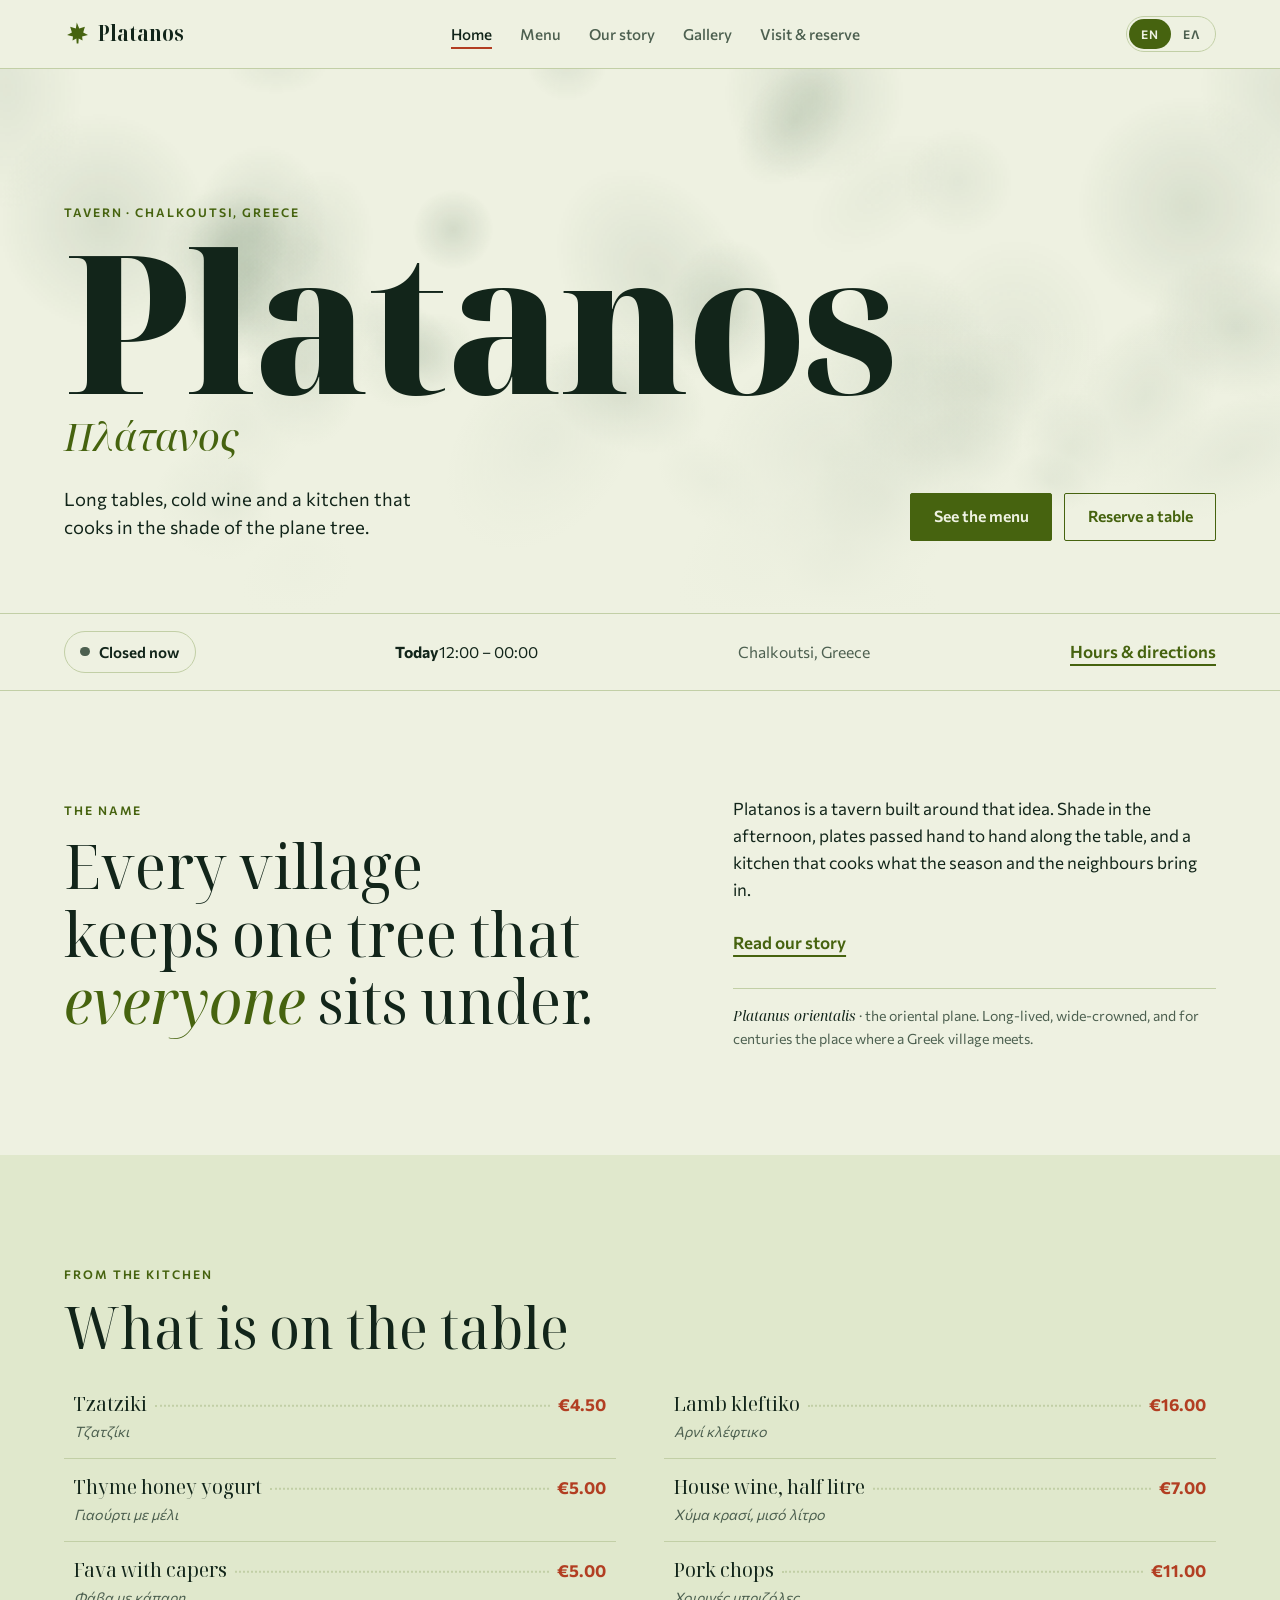
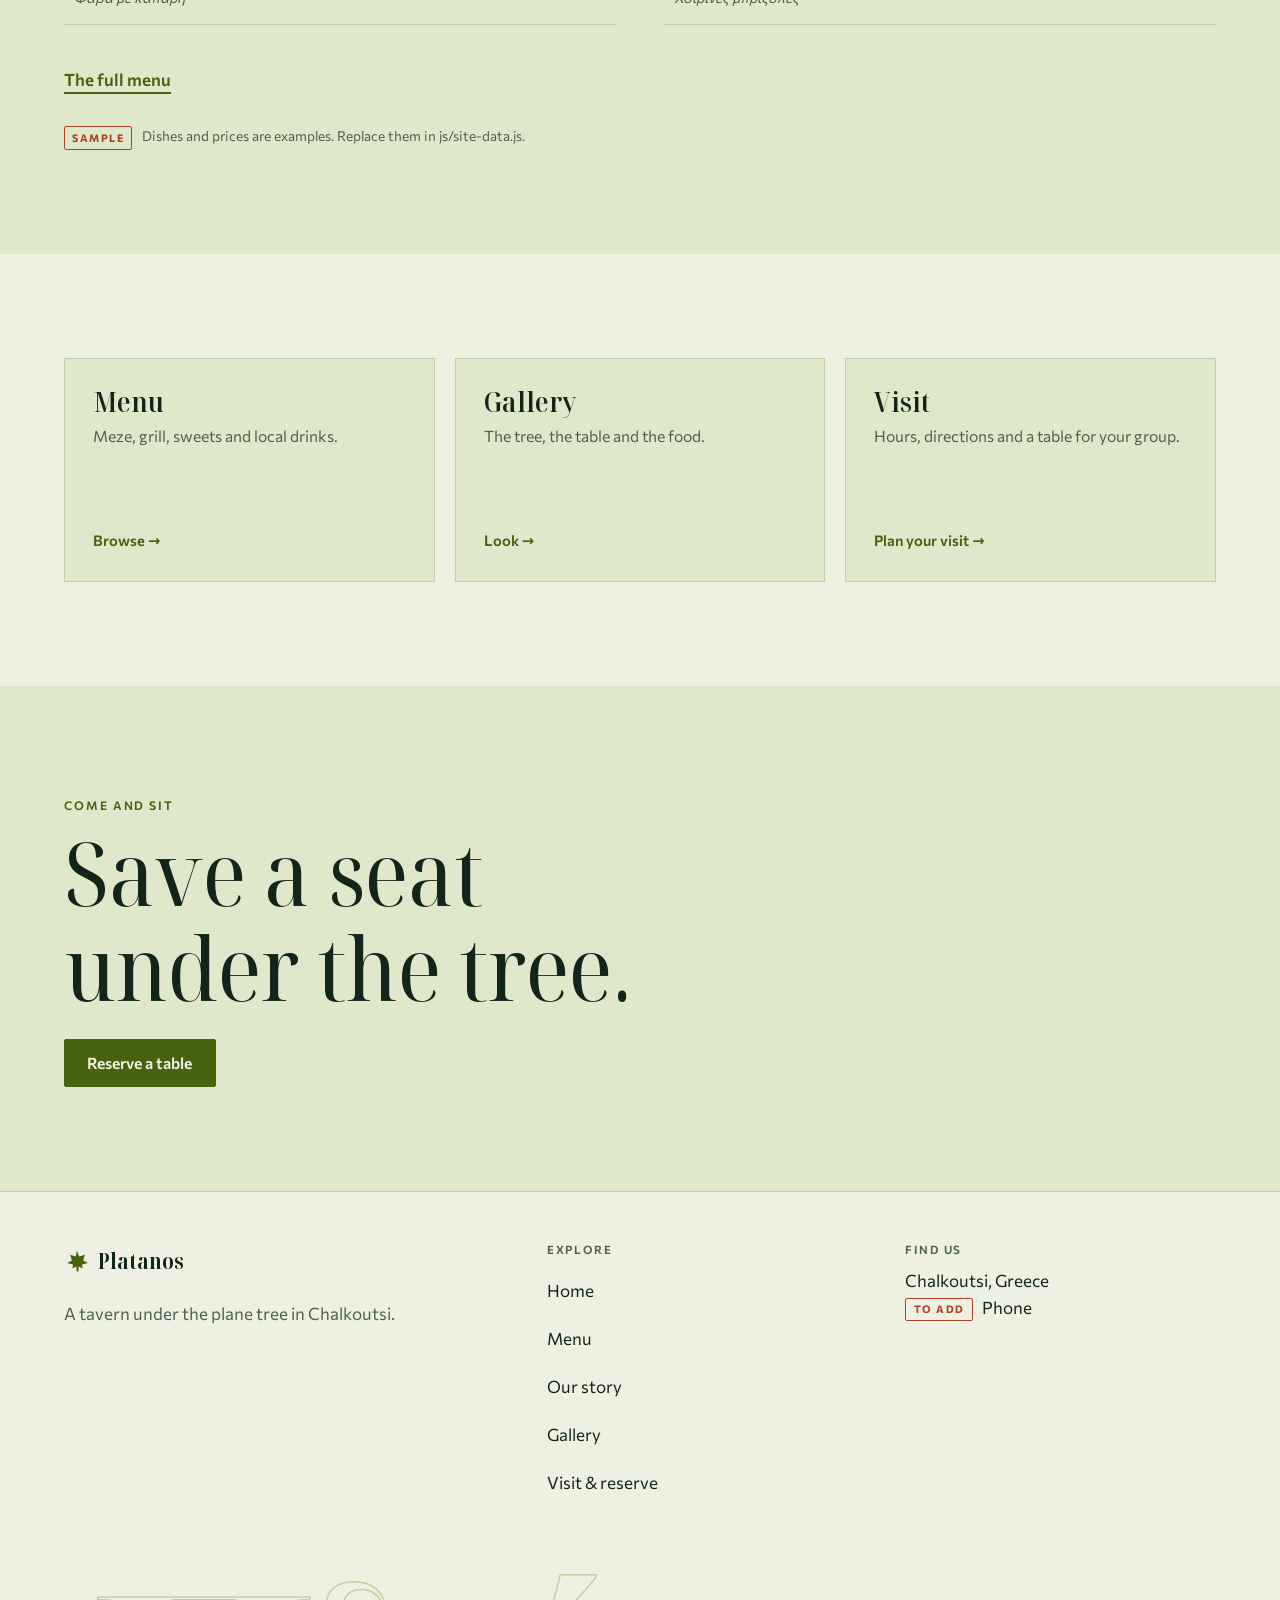
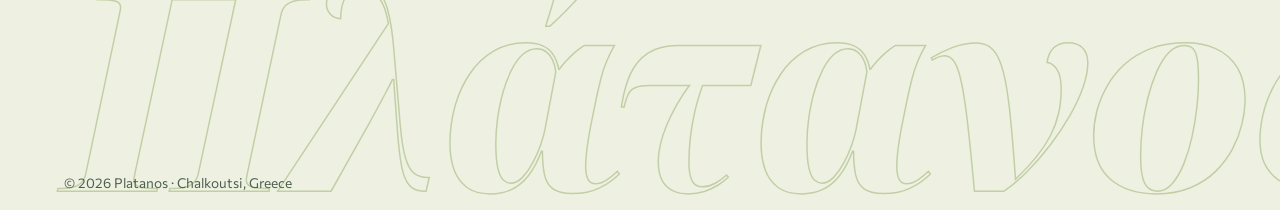
<file: index.html>
<!doctype html>
<html lang="en">
<head>
<meta charset="utf-8">
<meta name="viewport" content="width=device-width, initial-scale=1, viewport-fit=cover">
<title>Platanos Tavern · Chalkoutsi</title>
<meta name="description" content="Platanos, a tavern under the plane tree in Chalkoutsi, Greece.">
<link rel="preconnect" href="https://fonts.googleapis.com">
<link rel="preconnect" href="https://fonts.gstatic.com" crossorigin>
<link rel="stylesheet" href="https://fonts.googleapis.com/css2?family=Noto+Serif+Display:ital,wdth,wght@0,62.5..100,100..900;1,62.5..100,100..900&family=Commissioner:wght@300..800&display=swap">
<link rel="stylesheet" href="css/styles.css">
</head>
<body data-page="home">
<div id="site-header"></div>

<header class="hero hero-home">
  <canvas aria-hidden="true"></canvas>
  <div class="wrap">
    <span class="eyebrow"><span class="en">Tavern · Chalkoutsi, Greece</span><span class="el">Ταβέρνα · Χαλκούτσι</span></span>
    <h1 class="wordmark">Platanos</h1>
    <p class="greek-name" lang="el">Πλάτανος</p>
    <div class="hero-foot">
      <p class="lede"><span class="en">Long tables, cold wine and a kitchen that cooks in the shade of the plane tree.</span><span class="el">Μακριά τραπέζια, κρύο κρασί και μια κουζίνα που μαγειρεύει στη σκιά του πλατάνου.</span></p>
      <div class="btn-row">
        <a class="btn solid" href="menu.html"><span class="en">See the menu</span><span class="el">Δες το μενού</span></a>
        <a class="btn" href="visit.html"><span class="en">Reserve a table</span><span class="el">Κλείσε τραπέζι</span></a>
      </div>
    </div>
  </div>
</header>

<div class="today">
  <div class="wrap">
    <div class="status" data-status></div>
    <div class="today-item" data-today></div>
    <div class="today-item today-place"><span class="en">Chalkoutsi, Greece</span><span class="el">Χαλκούτσι, Ελλάδα</span></div>
    <a class="arrow-link" href="visit.html"><span class="en">Hours &amp; directions</span><span class="el">Ωράριο &amp; οδηγίες</span></a>
  </div>
</div>

<main>
  <section class="section">
    <div class="wrap split">
      <div>
        <span class="eyebrow"><span class="en">The name</span><span class="el">Τ' όνομα</span></span>
        <h2 class="h-display h-section" style="font-size:clamp(2rem,5.2vw,3.9rem)">
          <span class="en">Every village keeps one tree that <em>everyone</em> sits under.</span>
          <span class="el">Κάθε χωριό έχει ένα δέντρο που <em>όλοι</em> κάθονται από κάτω.</span>
        </h2>
      </div>
      <div>
        <p><span class="en">Platanos is a tavern built around that idea. Shade in the afternoon, plates passed hand to hand along the table, and a kitchen that cooks what the season and the neighbours bring in.</span><span class="el">Ο Πλάτανος είναι μια ταβέρνα χτισμένη πάνω σε αυτή την ιδέα. Σκιά το απόγευμα, πιάτα που περνούν από χέρι σε χέρι στο τραπέζι και μια κουζίνα που μαγειρεύει ό,τι φέρνει η εποχή και οι γείτονες.</span></p>
        <p><a class="arrow-link" href="story.html"><span class="en">Read our story</span><span class="el">Διάβασε την ιστορία μας</span></a></p>
        <div class="caption"><i>Platanus orientalis</i> · <span class="en">the oriental plane. Long-lived, wide-crowned, and for centuries the place where a Greek village meets.</span><span class="el">ο ανατολικός πλάτανος. Μακρόβιος, με πλατιά κόμη, και για αιώνες το σημείο συνάντησης του ελληνικού χωριού.</span></div>
      </div>
    </div>
  </section>

  <section class="section band">
    <div class="wrap">
      <span class="eyebrow"><span class="en">From the kitchen</span><span class="el">Από την κουζίνα</span></span>
      <h2 class="h-display h-section"><span class="en">What is on the table</span><span class="el">Τι έχει το τραπέζι</span></h2>
      <ul class="dishes" data-menu-teaser></ul>
      <p style="margin-top:2rem"><a class="arrow-link" href="menu.html"><span class="en">The full menu</span><span class="el">Ολόκληρο το μενού</span></a></p>
      <p class="note" data-menu-note></p>
    </div>
  </section>

  <section class="section">
    <div class="wrap">
      <div class="tiles">
        <a class="tile" href="menu.html"><div><h3><span class="en">Menu</span><span class="el">Μενού</span></h3><p><span class="en">Meze, grill, sweets and local drinks.</span><span class="el">Μεζέδες, ψητά, γλυκά και τοπικά ποτά.</span></p></div><span class="go"><span class="en">Browse →</span><span class="el">Δες το →</span></span></a>
        <a class="tile" href="gallery.html"><div><h3><span class="en">Gallery</span><span class="el">Φωτογραφίες</span></h3><p><span class="en">The tree, the table and the food.</span><span class="el">Ο πλάτανος, το τραπέζι και το φαγητό.</span></p></div><span class="go"><span class="en">Look →</span><span class="el">Δες →</span></span></a>
        <a class="tile" href="visit.html"><div><h3><span class="en">Visit</span><span class="el">Επίσκεψη</span></h3><p><span class="en">Hours, directions and a table for your group.</span><span class="el">Ωράριο, οδηγίες και τραπέζι για την παρέα σου.</span></p></div><span class="go"><span class="en">Plan your visit →</span><span class="el">Οργάνωσε την επίσκεψη →</span></span></a>
      </div>
    </div>
  </section>

  <section class="section band">
    <div class="wrap cta-band">
      <span class="eyebrow"><span class="en">Come and sit</span><span class="el">Έλα να καθίσεις</span></span>
      <h2 class="h-display"><span class="en">Save a seat under the tree.</span><span class="el">Κράτα μια θέση κάτω από τον πλάτανο.</span></h2>
      <a class="btn solid" href="visit.html"><span class="en">Reserve a table</span><span class="el">Κλείσε τραπέζι</span></a>
    </div>
  </section>
</main>

<div id="site-footer"></div>
<script src="js/site-data.js"></script>
<script src="js/main.js"></script>
</body>
</html>
</file>
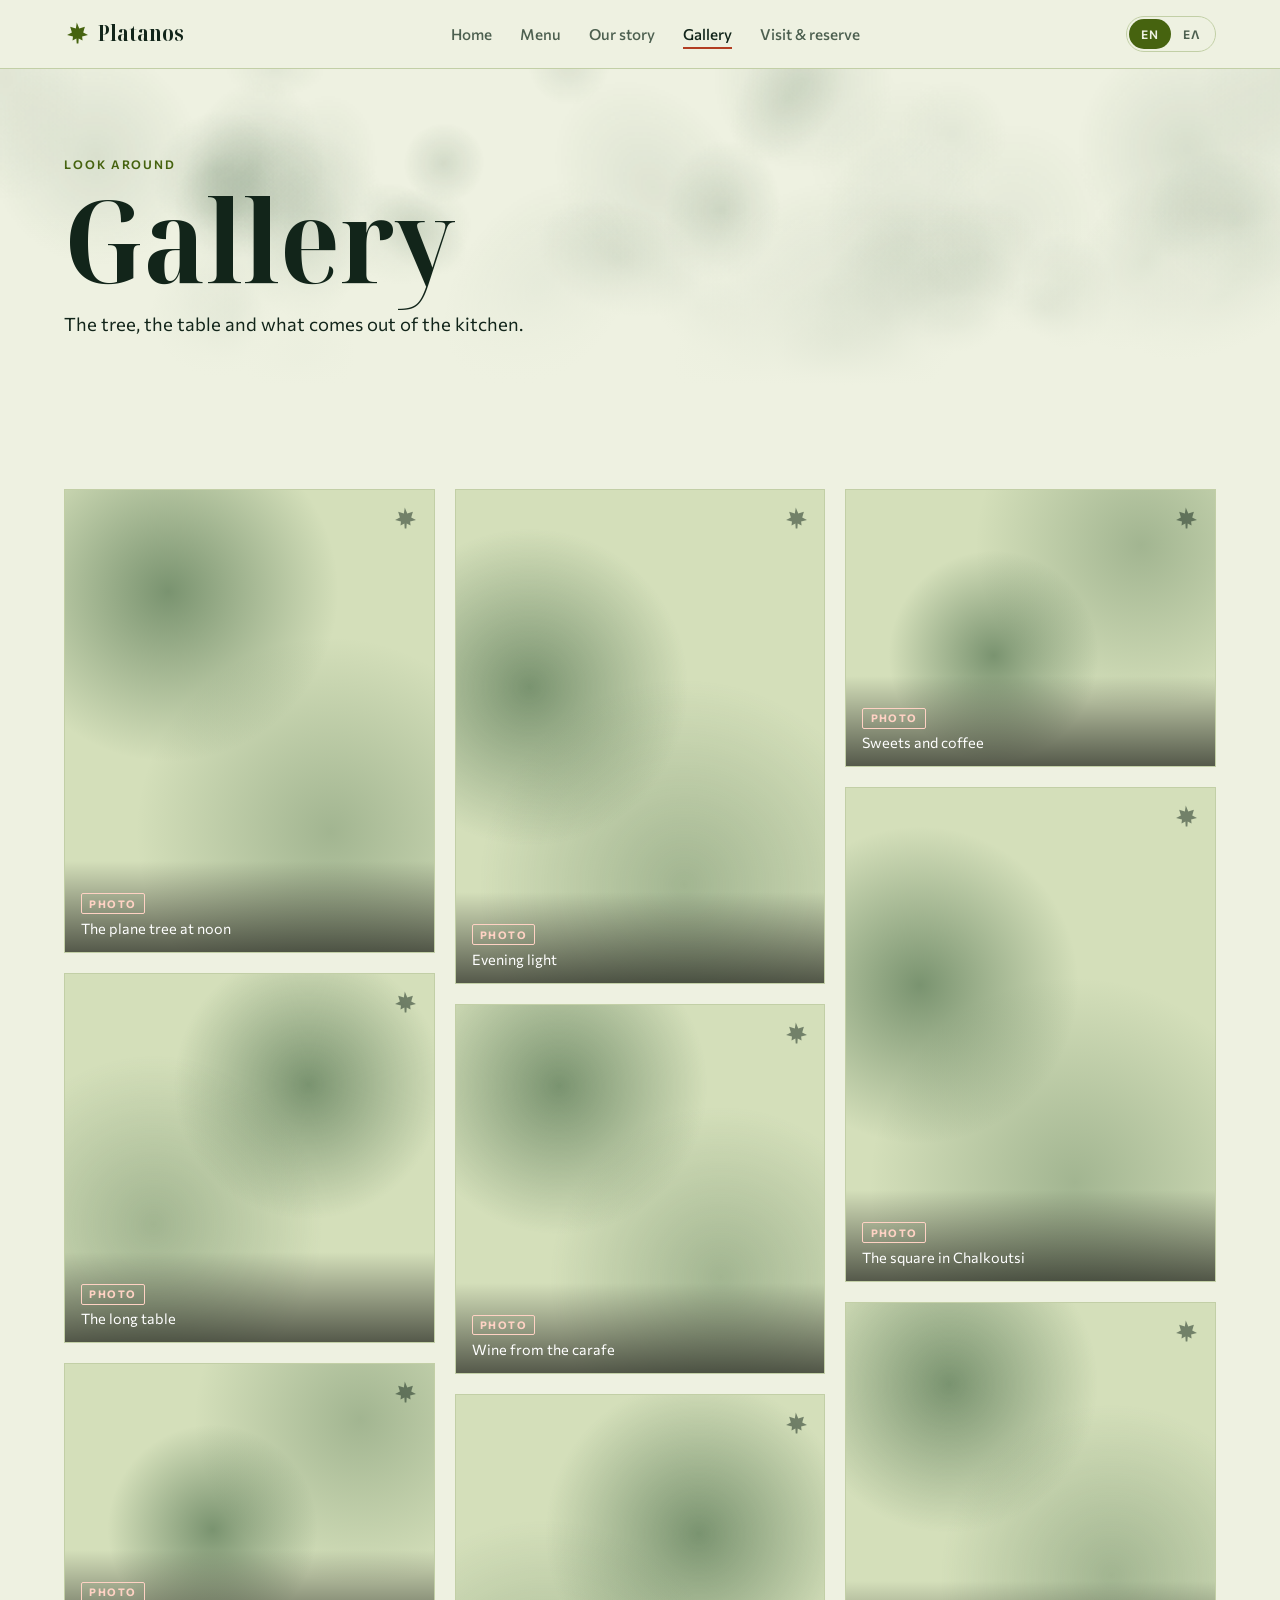
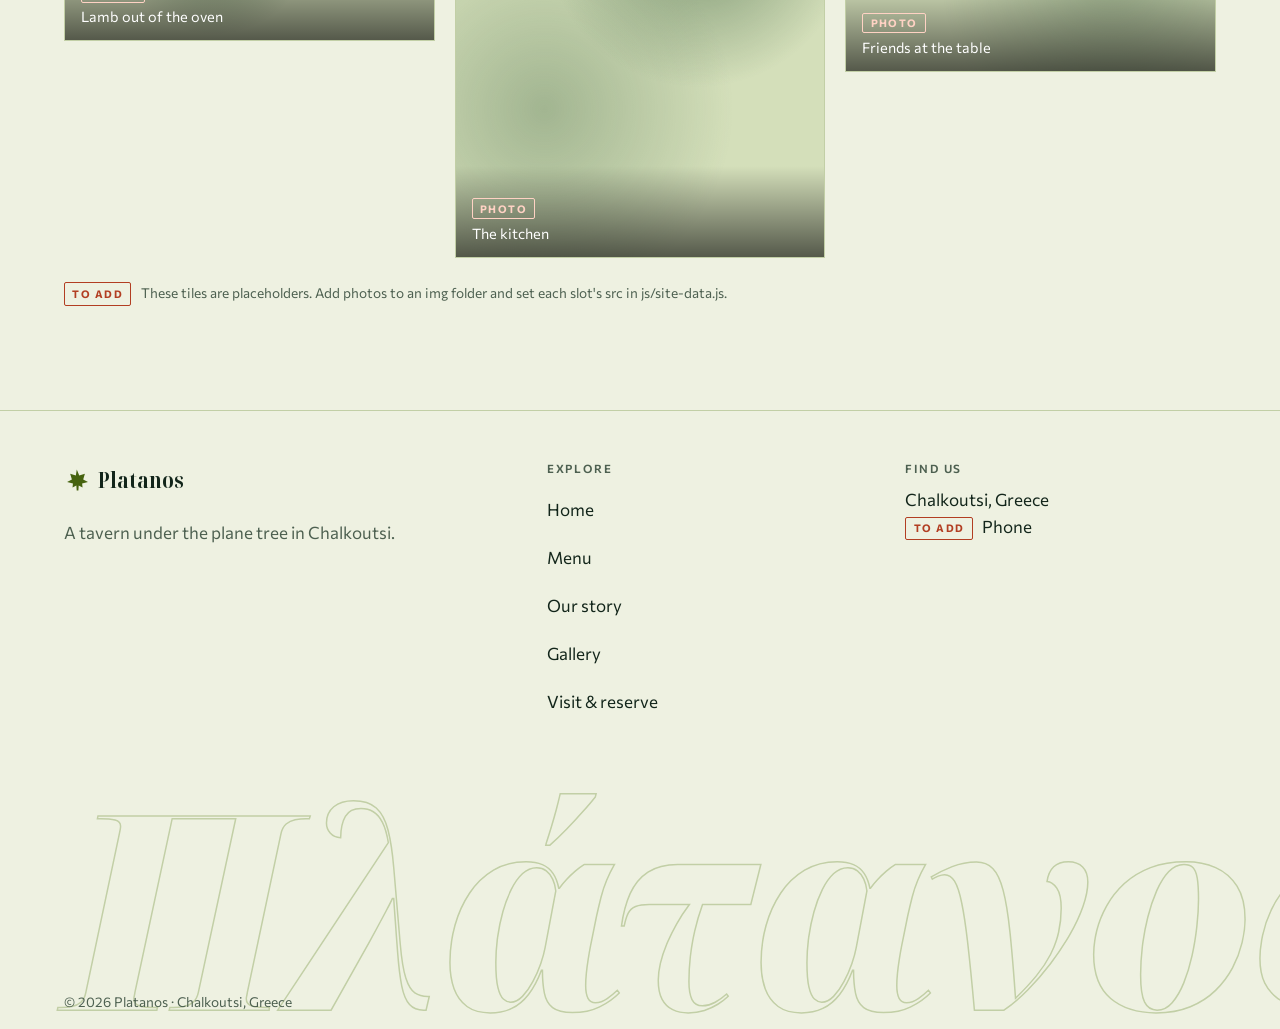
<file: gallery.html>
<!doctype html>
<html lang="en">
<head>
<meta charset="utf-8">
<meta name="viewport" content="width=device-width, initial-scale=1, viewport-fit=cover">
<title>Gallery · Platanos Tavern</title>
<meta name="description" content="Photos of Platanos, a tavern in Chalkoutsi, Greece.">
<link rel="preconnect" href="https://fonts.googleapis.com">
<link rel="preconnect" href="https://fonts.gstatic.com" crossorigin>
<link rel="stylesheet" href="https://fonts.googleapis.com/css2?family=Noto+Serif+Display:ital,wdth,wght@0,62.5..100,100..900;1,62.5..100,100..900&family=Commissioner:wght@300..800&display=swap">
<link rel="stylesheet" href="css/styles.css">
</head>
<body data-page="gallery">
<div id="site-header"></div>

<header class="hero hero-page">
  <canvas aria-hidden="true"></canvas>
  <div class="wrap">
    <span class="eyebrow"><span class="en">Look around</span><span class="el">Ρίξε μια ματιά</span></span>
    <h1><span class="en">Gallery</span><span class="el">Φωτογραφίες</span></h1>
    <p class="lede"><span class="en">The tree, the table and what comes out of the kitchen.</span><span class="el">Ο πλάτανος, το τραπέζι και ό,τι βγαίνει από την κουζίνα.</span></p>
  </div>
</header>

<main class="section">
  <div class="wrap">
    <div class="mosaic" data-gallery></div>
    <p class="note"><span class="todo-tag"><span class="en">To add</span><span class="el">Προς συμπλήρωση</span></span><span class="en">These tiles are placeholders. Add photos to an img folder and set each slot's src in js/site-data.js.</span><span class="el">Αυτά τα πλακίδια είναι προσωρινά. Πρόσθεσε φωτογραφίες σε φάκελο img και όρισε το src κάθε θέσης στο js/site-data.js.</span></p>
  </div>
</main>

<div id="site-footer"></div>
<script src="js/site-data.js"></script>
<script src="js/main.js"></script>
</body>
</html>
</file>
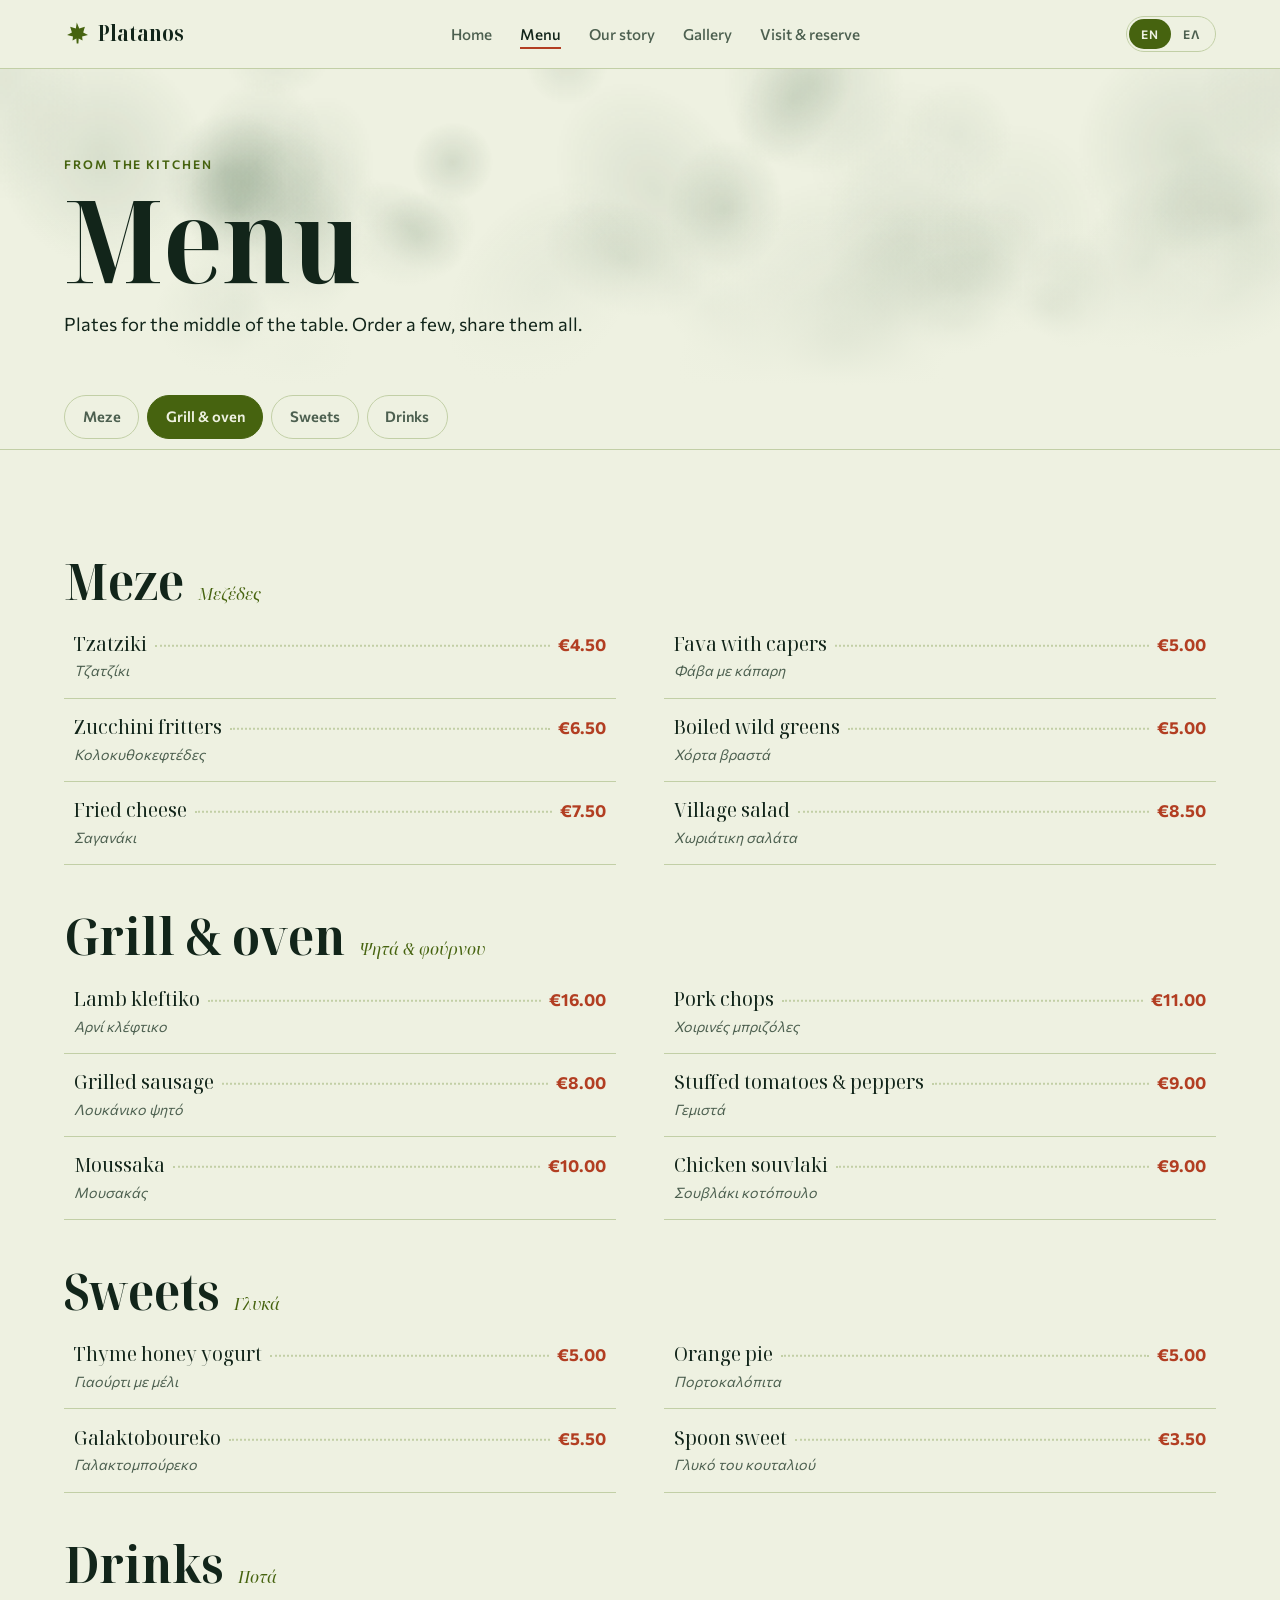
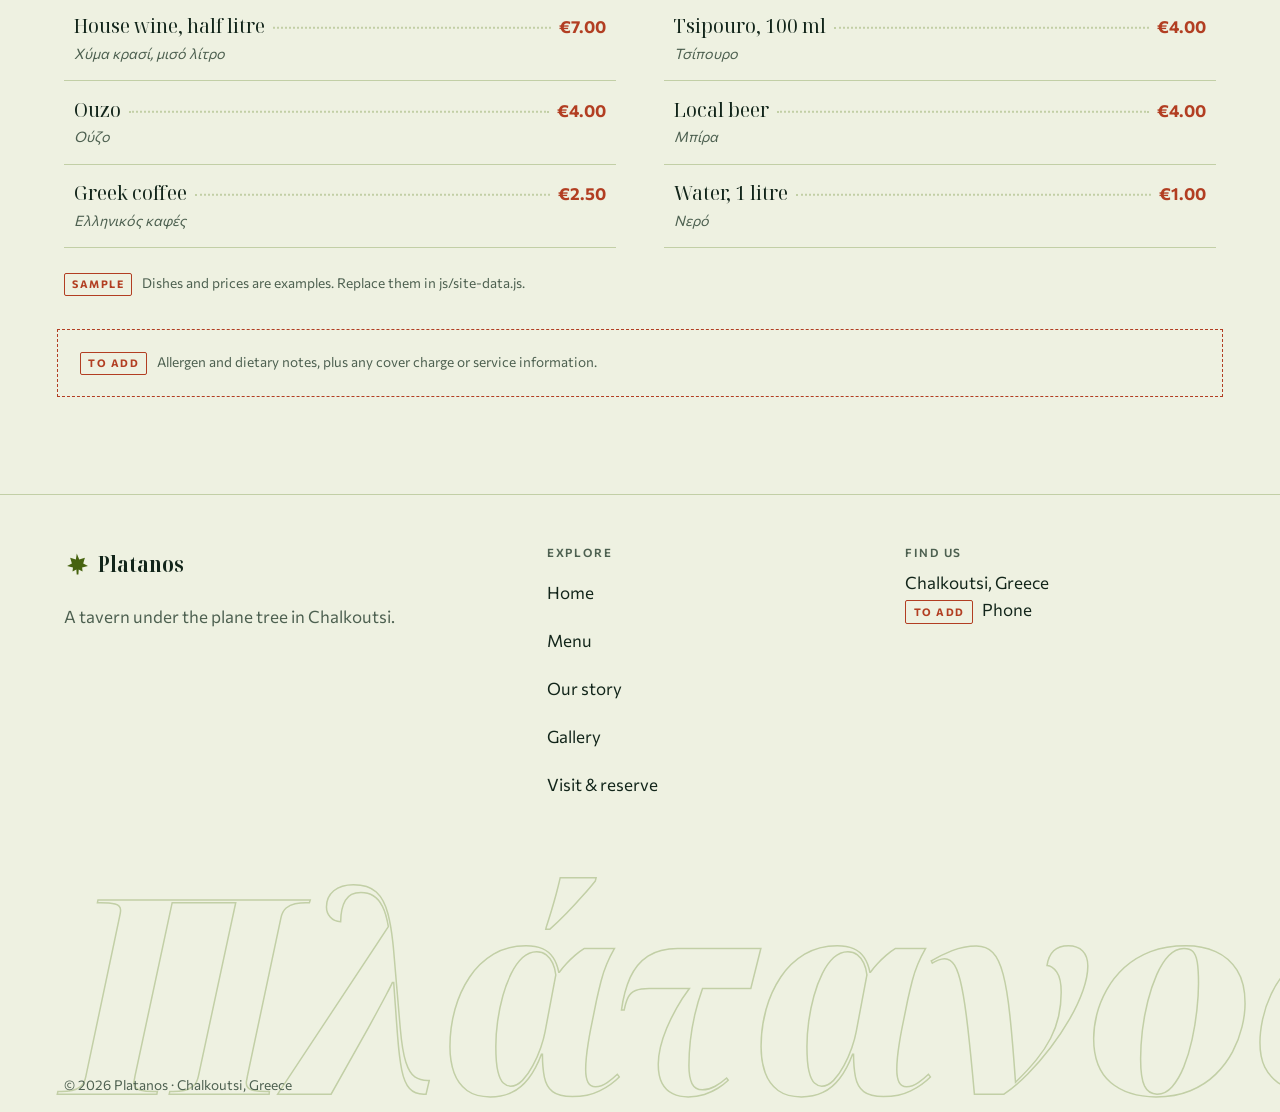
<file: menu.html>
<!doctype html>
<html lang="en">
<head>
<meta charset="utf-8">
<meta name="viewport" content="width=device-width, initial-scale=1, viewport-fit=cover">
<title>Menu · Platanos Tavern</title>
<meta name="description" content="The menu at Platanos, a tavern in Chalkoutsi, Greece.">
<link rel="preconnect" href="https://fonts.googleapis.com">
<link rel="preconnect" href="https://fonts.gstatic.com" crossorigin>
<link rel="stylesheet" href="https://fonts.googleapis.com/css2?family=Noto+Serif+Display:ital,wdth,wght@0,62.5..100,100..900;1,62.5..100,100..900&family=Commissioner:wght@300..800&display=swap">
<link rel="stylesheet" href="css/styles.css">
</head>
<body data-page="menu">
<div id="site-header"></div>

<header class="hero hero-page">
  <canvas aria-hidden="true"></canvas>
  <div class="wrap">
    <span class="eyebrow"><span class="en">From the kitchen</span><span class="el">Από την κουζίνα</span></span>
    <h1><span class="en">Menu</span><span class="el">Μενού</span></h1>
    <p class="lede"><span class="en">Plates for the middle of the table. Order a few, share them all.</span><span class="el">Πιάτα για τη μέση του τραπεζιού. Παράγγειλε μερικά και μοιραστείτε τα.</span></p>
  </div>
</header>

<nav class="chips" aria-label="Menu sections"><div class="wrap" data-chips></div></nav>

<main class="section">
  <div class="wrap">
    <div data-menu-full></div>
    <p class="note" data-menu-note></p>
    <p class="note todo" style="margin-top:2.5rem;padding:.9rem 1rem"><span class="todo-tag"><span class="en">To add</span><span class="el">Προς συμπλήρωση</span></span><span class="en">Allergen and dietary notes, plus any cover charge or service information.</span><span class="el">Σημειώσεις για αλλεργιογόνα και διατροφικές ανάγκες, καθώς και τυχόν κουβέρ ή πληροφορίες εξυπηρέτησης.</span></p>
  </div>
</main>

<div id="site-footer"></div>
<script src="js/site-data.js"></script>
<script src="js/main.js"></script>
</body>
</html>
</file>
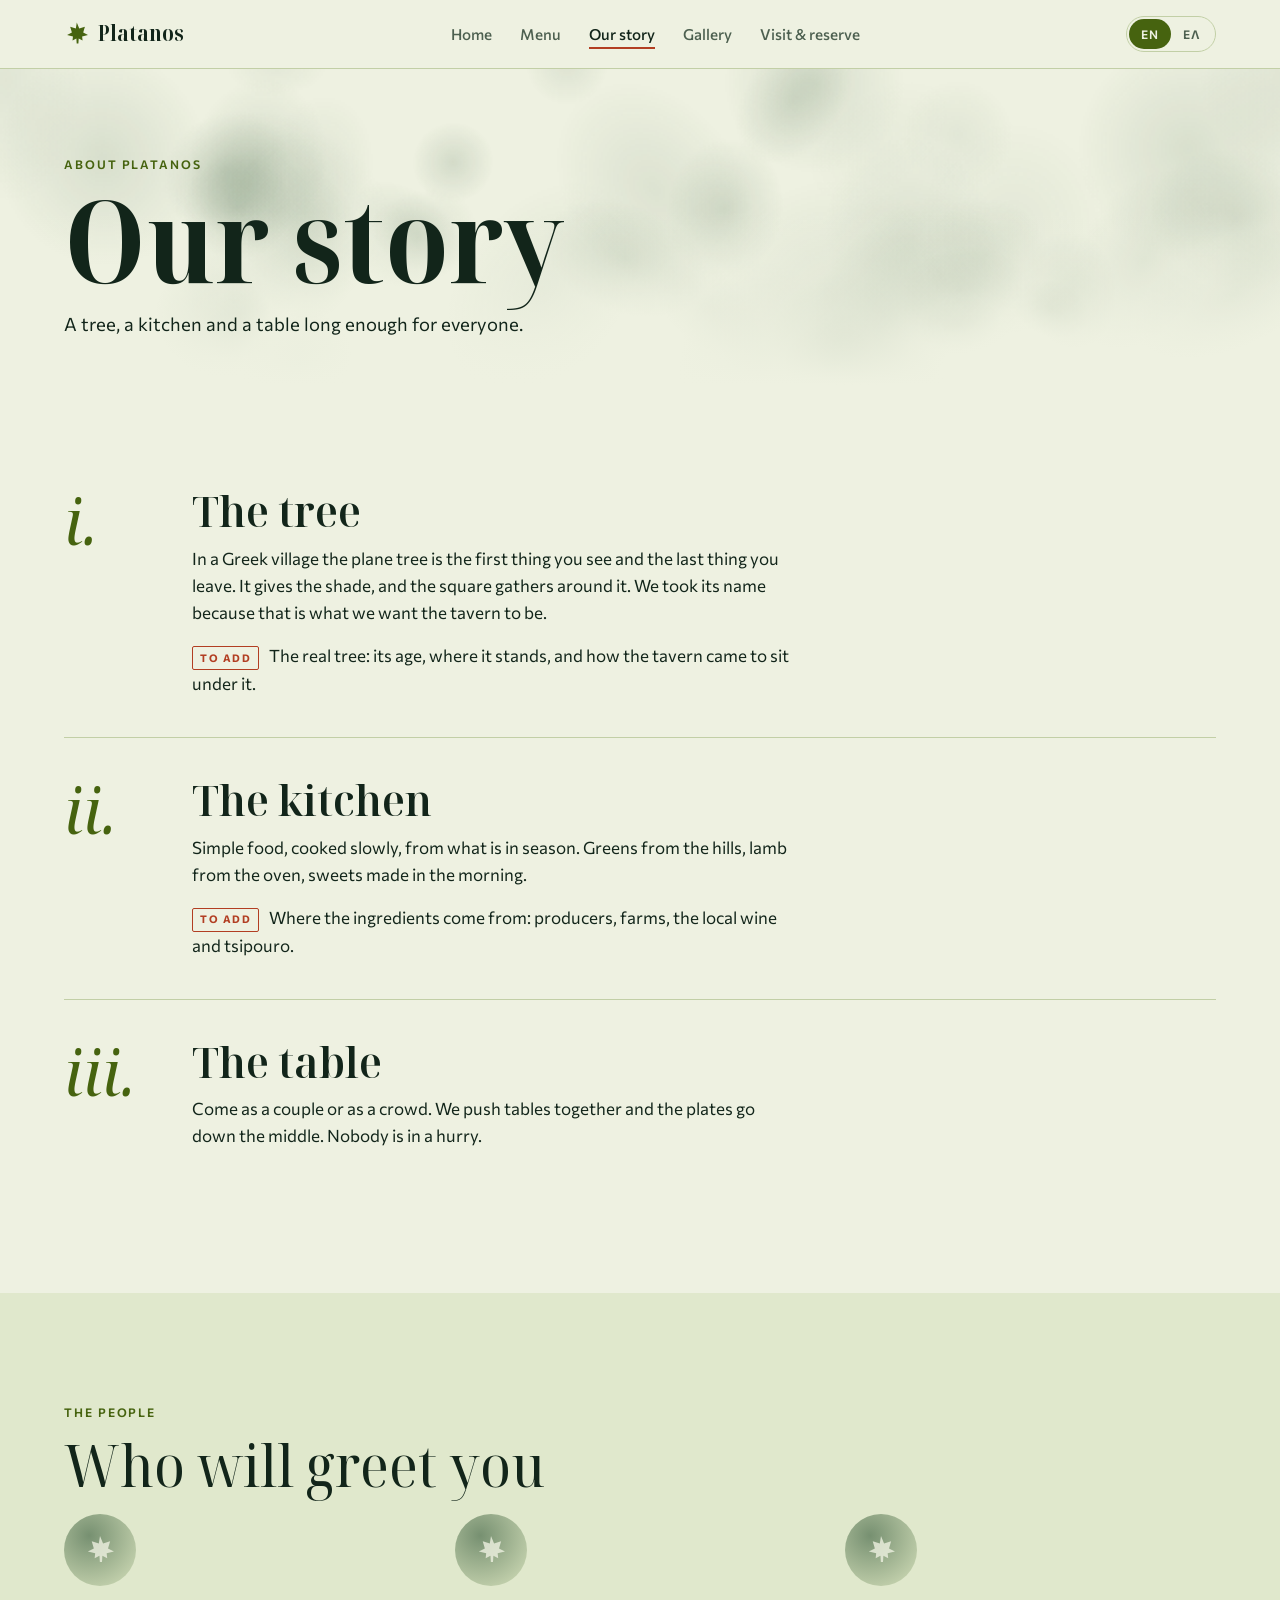
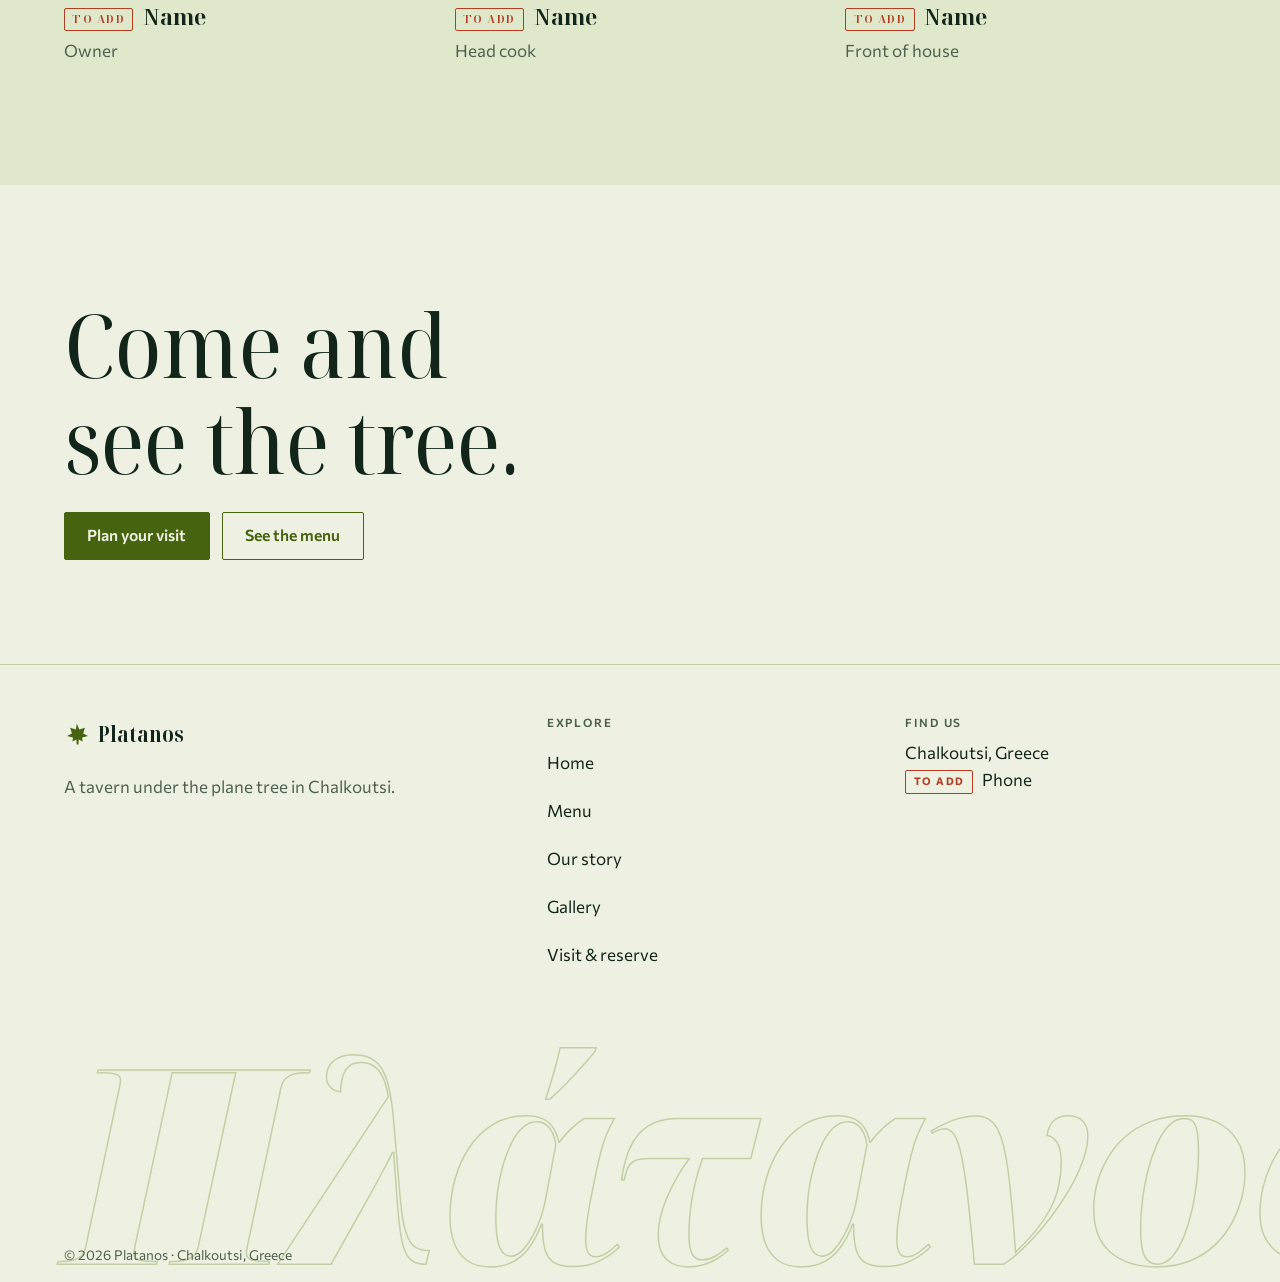
<file: story.html>
<!doctype html>
<html lang="en">
<head>
<meta charset="utf-8">
<meta name="viewport" content="width=device-width, initial-scale=1, viewport-fit=cover">
<title>Our story · Platanos Tavern</title>
<meta name="description" content="The story behind Platanos, a tavern in Chalkoutsi, Greece.">
<link rel="preconnect" href="https://fonts.googleapis.com">
<link rel="preconnect" href="https://fonts.gstatic.com" crossorigin>
<link rel="stylesheet" href="https://fonts.googleapis.com/css2?family=Noto+Serif+Display:ital,wdth,wght@0,62.5..100,100..900;1,62.5..100,100..900&family=Commissioner:wght@300..800&display=swap">
<link rel="stylesheet" href="css/styles.css">
</head>
<body data-page="story">
<div id="site-header"></div>

<header class="hero hero-page">
  <canvas aria-hidden="true"></canvas>
  <div class="wrap">
    <span class="eyebrow"><span class="en">About Platanos</span><span class="el">Για τον Πλάτανο</span></span>
    <h1><span class="en">Our story</span><span class="el">Η ιστορία μας</span></h1>
    <p class="lede"><span class="en">A tree, a kitchen and a table long enough for everyone.</span><span class="el">Ένα δέντρο, μια κουζίνα και ένα τραπέζι αρκετά μακρύ για όλους.</span></p>
  </div>
</header>

<main>
  <section class="section">
    <div class="wrap">
      <div class="chapter" style="border-top:0;padding-top:0">
        <div class="big">i.</div>
        <div>
          <h2><span class="en">The tree</span><span class="el">Ο πλάτανος</span></h2>
          <p><span class="en">In a Greek village the plane tree is the first thing you see and the last thing you leave. It gives the shade, and the square gathers around it. We took its name because that is what we want the tavern to be.</span><span class="el">Στο ελληνικό χωριό ο πλάτανος είναι το πρώτο που βλέπεις και το τελευταίο που αφήνεις. Δίνει τη σκιά και η πλατεία μαζεύεται γύρω του. Πήραμε τ' όνομά του γιατί αυτό θέλουμε να είναι η ταβέρνα.</span></p>
          <p class="todo-note" style="margin-top:1rem"><span class="todo-tag"><span class="en">To add</span><span class="el">Προς συμπλήρωση</span></span><span class="en">The real tree: its age, where it stands, and how the tavern came to sit under it.</span><span class="el">Ο πραγματικός πλάτανος: η ηλικία του, πού βρίσκεται και πώς η ταβέρνα βρέθηκε κάτω από αυτόν.</span></p>
        </div>
      </div>
      <div class="chapter">
        <div class="big">ii.</div>
        <div>
          <h2><span class="en">The kitchen</span><span class="el">Η κουζίνα</span></h2>
          <p><span class="en">Simple food, cooked slowly, from what is in season. Greens from the hills, lamb from the oven, sweets made in the morning.</span><span class="el">Απλό φαγητό, μαγειρεμένο αργά, από ό,τι έχει η εποχή. Χόρτα από τα βουνά, αρνί από το φούρνο, γλυκά φτιαγμένα το πρωί.</span></p>
          <p class="todo-note" style="margin-top:1rem"><span class="todo-tag"><span class="en">To add</span><span class="el">Προς συμπλήρωση</span></span><span class="en">Where the ingredients come from: producers, farms, the local wine and tsipouro.</span><span class="el">Από πού έρχονται τα υλικά: παραγωγοί, κτήματα, το τοπικό κρασί και το τσίπουρο.</span></p>
        </div>
      </div>
      <div class="chapter">
        <div class="big">iii.</div>
        <div>
          <h2><span class="en">The table</span><span class="el">Το τραπέζι</span></h2>
          <p><span class="en">Come as a couple or as a crowd. We push tables together and the plates go down the middle. Nobody is in a hurry.</span><span class="el">Έλα δυο δυο ή παρέα. Ενώνουμε τα τραπέζια και τα πιάτα πάνε στη μέση. Εδώ κανείς δεν βιάζεται.</span></p>
        </div>
      </div>
    </div>
  </section>

  <section class="section band">
    <div class="wrap">
      <span class="eyebrow"><span class="en">The people</span><span class="el">Οι άνθρωποι</span></span>
      <h2 class="h-display h-section"><span class="en">Who will greet you</span><span class="el">Ποιοι θα σε υποδεχτούν</span></h2>
      <div class="tiles people" data-people></div>
    </div>
  </section>

  <section class="section">
    <div class="wrap cta-band">
      <h2 class="h-display"><span class="en">Come and see the tree.</span><span class="el">Έλα να δεις τον πλάτανο.</span></h2>
      <div class="btn-row">
        <a class="btn solid" href="visit.html"><span class="en">Plan your visit</span><span class="el">Οργάνωσε την επίσκεψη</span></a>
        <a class="btn" href="menu.html"><span class="en">See the menu</span><span class="el">Δες το μενού</span></a>
      </div>
    </div>
  </section>
</main>

<div id="site-footer"></div>
<script src="js/site-data.js"></script>
<script src="js/main.js"></script>
</body>
</html>
</file>
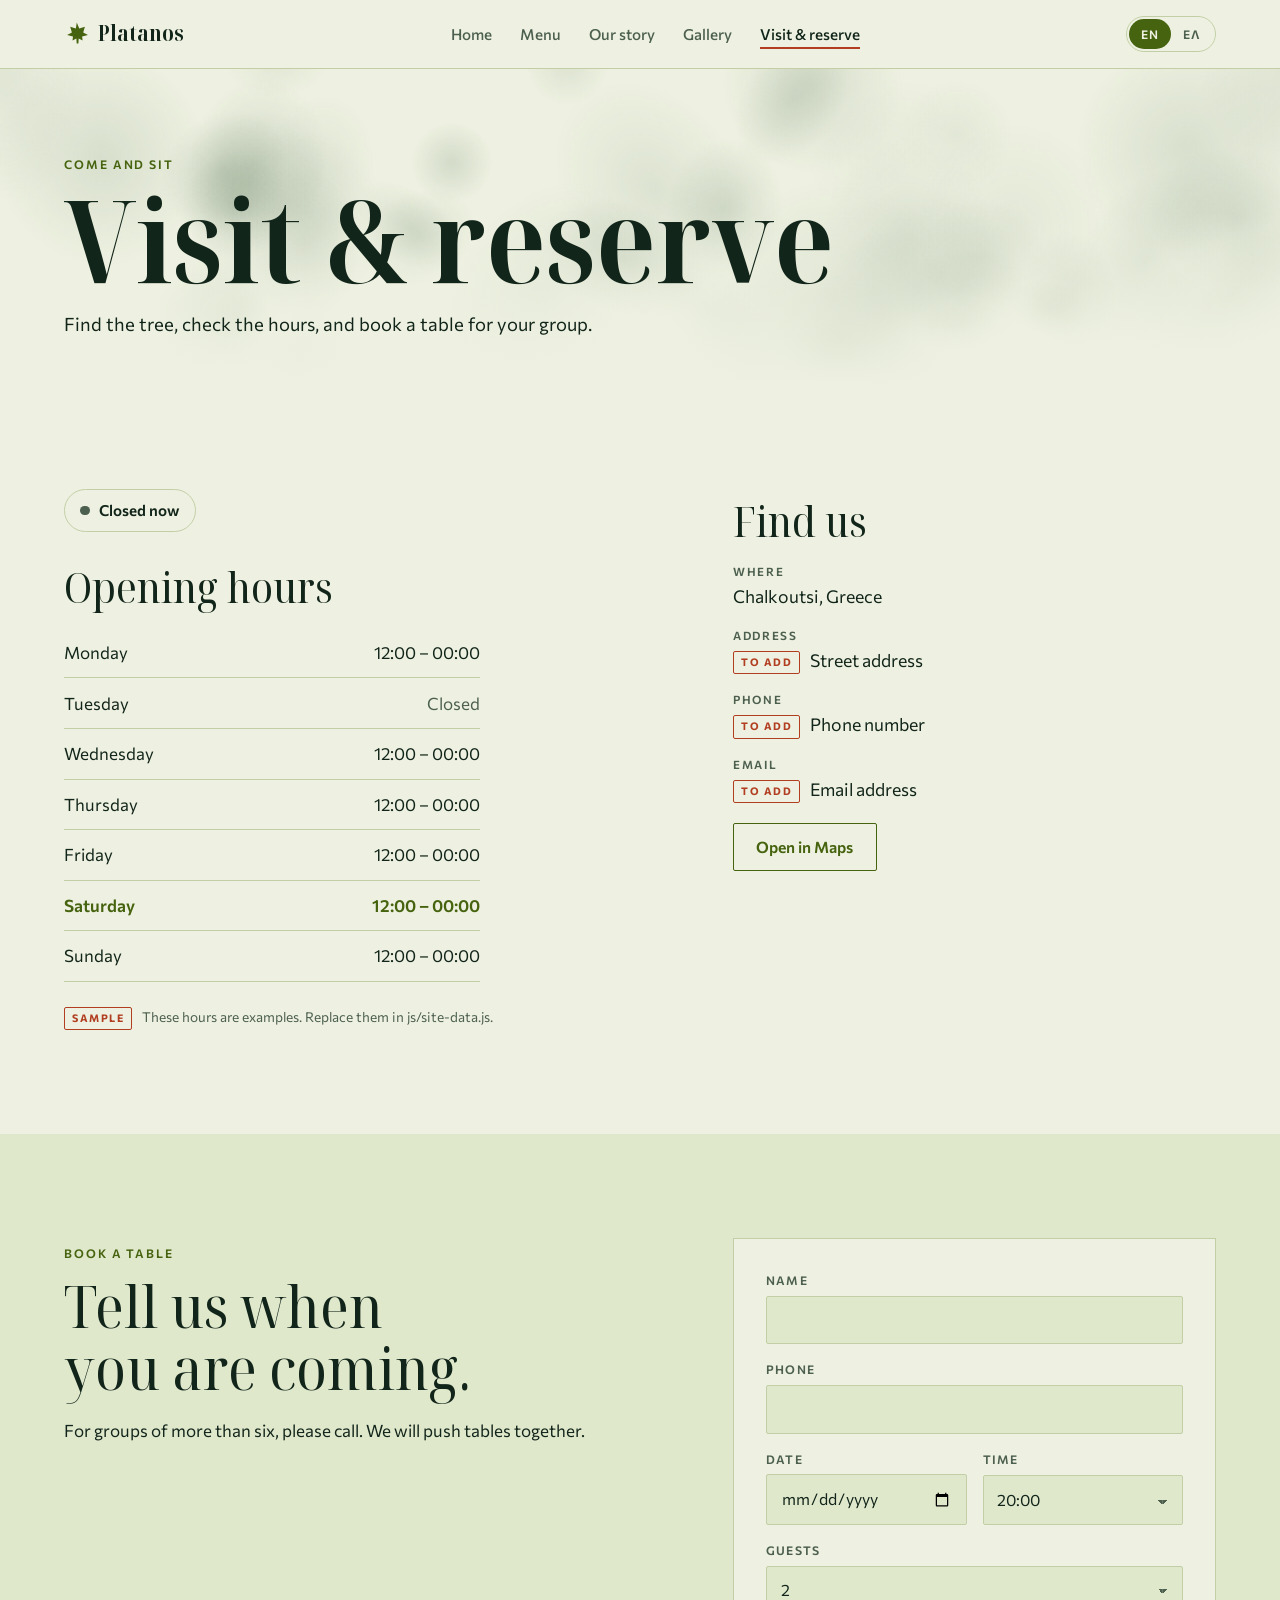
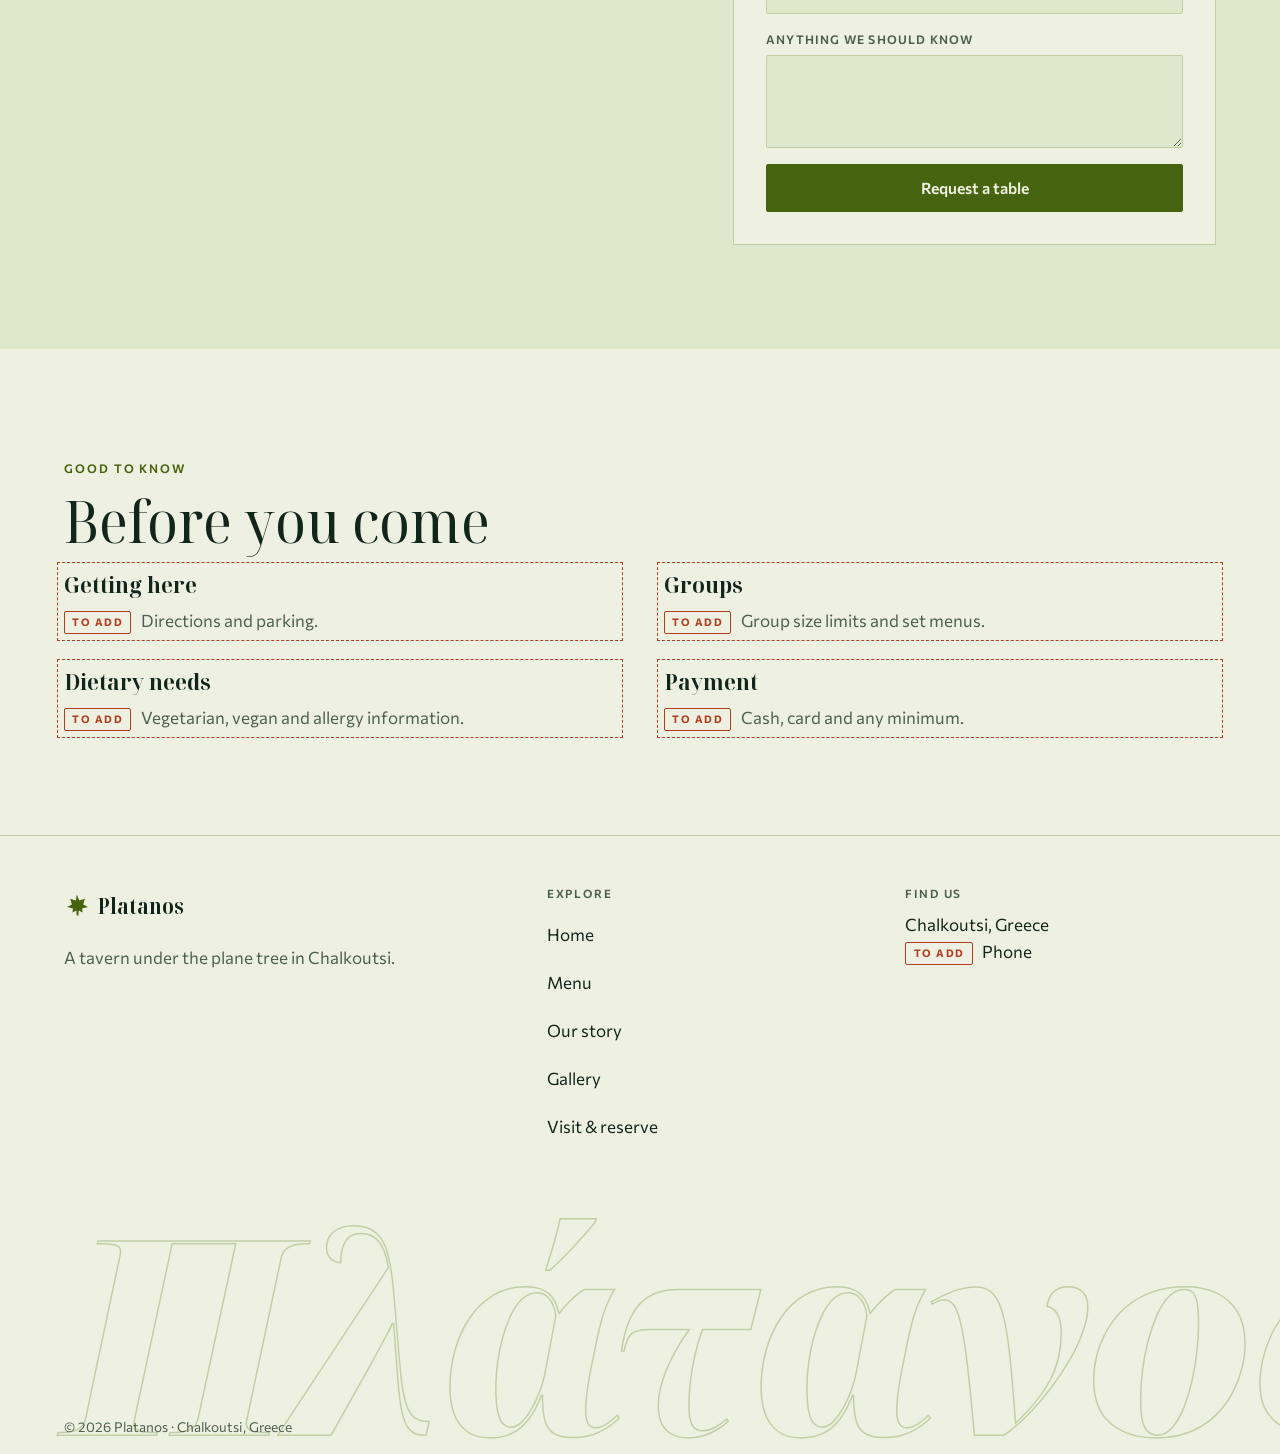
<file: visit.html>
<!doctype html>
<html lang="en">
<head>
<meta charset="utf-8">
<meta name="viewport" content="width=device-width, initial-scale=1, viewport-fit=cover">
<title>Visit &amp; reserve · Platanos Tavern</title>
<meta name="description" content="Opening hours, directions and table reservations at Platanos, Chalkoutsi, Greece.">
<link rel="preconnect" href="https://fonts.googleapis.com">
<link rel="preconnect" href="https://fonts.gstatic.com" crossorigin>
<link rel="stylesheet" href="https://fonts.googleapis.com/css2?family=Noto+Serif+Display:ital,wdth,wght@0,62.5..100,100..900;1,62.5..100,100..900&family=Commissioner:wght@300..800&display=swap">
<link rel="stylesheet" href="css/styles.css">
</head>
<body data-page="visit">
<div id="site-header"></div>

<header class="hero hero-page">
  <canvas aria-hidden="true"></canvas>
  <div class="wrap">
    <span class="eyebrow"><span class="en">Come and sit</span><span class="el">Έλα να καθίσεις</span></span>
    <h1><span class="en">Visit &amp; reserve</span><span class="el">Επίσκεψη &amp; κράτηση</span></h1>
    <p class="lede"><span class="en">Find the tree, check the hours, and book a table for your group.</span><span class="el">Βρες τον πλάτανο, δες το ωράριο και κλείσε τραπέζι για την παρέα σου.</span></p>
  </div>
</header>

<main>
  <section class="section">
    <div class="wrap split">
      <div>
        <div class="status" data-status style="margin-bottom:1.5rem"></div>
        <h2 class="h-display h-section" style="font-size:clamp(1.8rem,4vw,2.6rem)"><span class="en">Opening hours</span><span class="el">Ωράριο</span></h2>
        <ul class="hours" data-hours></ul>
        <p class="note" data-sample-note></p>
      </div>
      <div>
        <h2 class="h-display h-section" style="font-size:clamp(1.8rem,4vw,2.6rem)"><span class="en">Find us</span><span class="el">Πού θα μας βρεις</span></h2>
        <ul class="contact-list" data-contact></ul>
        <a class="btn" data-maps href="#"><span class="en">Open in Maps</span><span class="el">Άνοιγμα στους Χάρτες</span></a>
      </div>
    </div>
  </section>

  <section class="section band" id="reserve-section">
    <div class="wrap split">
      <div>
        <span class="eyebrow"><span class="en">Book a table</span><span class="el">Κλείσε τραπέζι</span></span>
        <h2 class="h-display h-section"><span class="en">Tell us when you are coming.</span><span class="el">Πες μας πότε έρχεσαι.</span></h2>
        <p><span class="en">For groups of more than six, please call. We will push tables together.</span><span class="el">Για παρέες άνω των έξι ατόμων, πάρε μας τηλέφωνο. Θα ενώσουμε τα τραπέζια.</span></p>
      </div>
      <form class="form" id="reserve" novalidate>
        <div class="field"><label for="r-name"><span class="en">Name</span><span class="el">Όνομα</span></label><input id="r-name" name="name" type="text" autocomplete="name" required></div>
        <div class="field"><label for="r-phone"><span class="en">Phone</span><span class="el">Τηλέφωνο</span></label><input id="r-phone" name="phone" type="tel" inputmode="tel" autocomplete="tel" required></div>
        <div class="form-row">
          <div class="field"><label for="r-date"><span class="en">Date</span><span class="el">Ημερομηνία</span></label><input id="r-date" name="date" type="date" required></div>
          <div class="field"><label for="r-time"><span class="en">Time</span><span class="el">Ώρα</span></label><select id="r-time" name="time"></select></div>
        </div>
        <div class="field"><label for="r-guests"><span class="en">Guests</span><span class="el">Άτομα</span></label><select id="r-guests" name="guests"></select></div>
        <div class="field"><label for="r-note"><span class="en">Anything we should know</span><span class="el">Κάτι που πρέπει να ξέρουμε</span></label><textarea id="r-note" name="note" rows="3"></textarea></div>
        <button class="btn solid" type="submit"><span class="en">Request a table</span><span class="el">Ζήτα τραπέζι</span></button>
        <p class="form-msg" id="form-msg" hidden></p>
      </form>
    </div>
  </section>

  <section class="section">
    <div class="wrap">
      <span class="eyebrow"><span class="en">Good to know</span><span class="el">Καλό είναι να ξέρεις</span></span>
      <h2 class="h-display h-section"><span class="en">Before you come</span><span class="el">Πριν έρθεις</span></h2>
      <div class="facts">
        <div class="todo"><h3><span class="en">Getting here</span><span class="el">Πώς θα έρθεις</span></h3><p><span class="todo-tag"><span class="en">To add</span><span class="el">Προς συμπλήρωση</span></span><span class="en">Directions and parking.</span><span class="el">Οδηγίες και στάθμευση.</span></p></div>
        <div class="todo"><h3><span class="en">Groups</span><span class="el">Παρέες</span></h3><p><span class="todo-tag"><span class="en">To add</span><span class="el">Προς συμπλήρωση</span></span><span class="en">Group size limits and set menus.</span><span class="el">Όρια ατόμων και σταθερά μενού.</span></p></div>
        <div class="todo"><h3><span class="en">Dietary needs</span><span class="el">Διατροφικές ανάγκες</span></h3><p><span class="todo-tag"><span class="en">To add</span><span class="el">Προς συμπλήρωση</span></span><span class="en">Vegetarian, vegan and allergy information.</span><span class="el">Πληροφορίες για χορτοφάγους, vegan και αλλεργίες.</span></p></div>
        <div class="todo"><h3><span class="en">Payment</span><span class="el">Πληρωμή</span></h3><p><span class="todo-tag"><span class="en">To add</span><span class="el">Προς συμπλήρωση</span></span><span class="en">Cash, card and any minimum.</span><span class="el">Μετρητά, κάρτα και τυχόν ελάχιστο.</span></p></div>
      </div>
    </div>
  </section>
</main>

<div id="site-footer"></div>
<script src="js/site-data.js"></script>
<script src="js/main.js"></script>
</body>
</html>
</file>
<file: css/styles.css>
/* ==========================================================================
   Platanos Tavern: shared styles, MOBILE FIRST
   Every rule below is written for a ~360px phone. Wider screens add to it
   with min-width queries at 600px, 900px and 1200px, never the other way round.
   Idea: a village square at dusk. Deep plane-leaf green, light filtering
   through the canopy, whitewash text, clay-red for prices and flags.
   Edit the tokens below to restyle the whole site.
   ========================================================================== */

:root {
  --bg: #0d1a13;
  --bg-glass: rgba(13, 26, 19, 0.9);
  --surface: #13251b;
  --surface-2: #1a3024;
  --line: #2b4234;
  --fg: #ecf1de;
  --muted: #9fb095;
  --sun: #d6e46a;
  --clay: #e27a58;
  --dapple-rgb: 214, 228, 106;
  --dapple-a: 0.2;

  --display: "Noto Serif Display", "Iowan Old Style", Georgia, serif;
  --body: "Commissioner", system-ui, -apple-system, "Segoe UI", sans-serif;

  --gutter-l: max(16px, env(safe-area-inset-left, 0px));
  --gutter-r: max(16px, env(safe-area-inset-right, 0px));
  --hdr: 64px;          /* set from the real header height by main.js */
  --tap: 44px;          /* minimum touch target */
  color-scheme: dark;
}
@media (prefers-color-scheme: light) {
  :root:not([data-theme="dark"]) {
    --bg: #eef1e1; --bg-glass: rgba(238, 241, 225, 0.92); --surface: #e0e8cc; --surface-2: #d4dfba;
    --line: #c2cfa6; --fg: #12251a; --muted: #4d6050; --sun: #46630f; --clay: #b23e22;
    --dapple-rgb: 32, 72, 38; --dapple-a: 0.16; color-scheme: light;
  }
}
:root[data-theme="light"] {
  --bg: #eef1e1; --bg-glass: rgba(238, 241, 225, 0.92); --surface: #e0e8cc; --surface-2: #d4dfba;
  --line: #c2cfa6; --fg: #12251a; --muted: #4d6050; --sun: #46630f; --clay: #b23e22;
  --dapple-rgb: 32, 72, 38; --dapple-a: 0.16; color-scheme: light;
}

/* ---------- base ---------- */
*, *::before, *::after { box-sizing: border-box; }
html {
  scroll-behavior: smooth; -webkit-text-size-adjust: 100%; text-size-adjust: 100%;
  padding-block: env(safe-area-inset-top, 0px) env(safe-area-inset-bottom, 0px);
  -webkit-tap-highlight-color: transparent;
}
body {
  margin: 0; background: var(--bg); color: var(--fg);
  font: 400 1.0625rem/1.6 var(--body); -webkit-font-smoothing: antialiased;
  overflow-x: hidden; overflow-wrap: break-word;
}
body::before { /* paints the phone status-bar area behind the sticky header */
  content: ""; position: fixed; inset: 0 0 auto; height: env(safe-area-inset-top, 0px); z-index: 60; background: var(--bg);
}
img, svg, canvas { max-width: 100%; }
img { height: auto; display: block; }
a { color: inherit; }
a, button, summary, label { touch-action: manipulation; }
h1, h2, h3, p { margin-top: 0; }
:focus-visible { outline: 2px solid var(--sun); outline-offset: 3px; border-radius: 2px; }
::selection { background: var(--sun); color: var(--bg); }

:root:not([data-lang="el"]) .el,
:root[data-lang="el"] .en { display: none; }

.wrap { width: 100%; max-width: 74rem; margin-inline: auto; padding-left: var(--gutter-l); padding-right: var(--gutter-r); }
.eyebrow { display: inline-block; font-size: 0.75rem; font-weight: 600; letter-spacing: 0.16em; text-transform: uppercase; color: var(--sun); }
.section { padding-block: 3rem; }
.band { background: var(--surface); }
.h-display { font-family: var(--display); font-weight: 400; line-height: 1.08; text-wrap: balance; font-variation-settings: "wdth" 88; }
.h-section { font-size: clamp(1.9rem, 8vw, 3.6rem); margin: 0.6rem 0 1.1rem; }
.h-section em { color: var(--sun); }
.lede { font-size: 1.15rem; line-height: 1.5; max-width: 36rem; }
.muted { color: var(--muted); }

/* placeholders: anything the owner still needs to fill in */
.todo { outline: 1.5px dashed var(--clay); outline-offset: 6px; }
.todo-tag {
  display: inline-block; font-size: 0.66rem; font-weight: 700; letter-spacing: 0.14em; text-transform: uppercase;
  color: var(--clay); border: 1px solid var(--clay); border-radius: 2px; padding: 0.15rem 0.45rem; margin-right: 0.6rem; vertical-align: middle;
}

/* ---------- header (phone: logo, language, burger; drawer holds the links) ---------- */
.site-header {
  position: sticky; top: env(safe-area-inset-top, 0px); z-index: 50;
  background: var(--bg-glass); -webkit-backdrop-filter: blur(10px); backdrop-filter: blur(10px);
  border-bottom: 1px solid var(--line);
}
.site-header .wrap { display: flex; align-items: center; justify-content: space-between; gap: 0.75rem; min-height: 4rem; }
.logo { display: inline-flex; align-items: center; gap: 0.55rem; text-decoration: none; font-family: var(--display); font-weight: 700; font-size: 1.3rem; font-variation-settings: "wdth" 85; min-height: var(--tap); }
.logo svg { width: 1.6rem; height: 1.6rem; fill: var(--sun); flex: none; transition: transform .6s cubic-bezier(.2,.7,.2,1); }
.header-tools { display: flex; align-items: center; gap: 0.6rem; }
.lang { display: inline-flex; border: 1px solid var(--line); border-radius: 999px; padding: 2px; }
.lang button {
  position: relative; font: 600 0.75rem/1 var(--body); letter-spacing: 0.08em; color: var(--muted); background: none; border: 0;
  padding: 0.55rem 0.75rem; border-radius: 999px; cursor: pointer;
}
.lang button::after { content: ""; position: absolute; inset: -8px -1px; } /* grows the touch target to 44px */
.lang button[aria-pressed="true"] { background: var(--sun); color: var(--bg); }
.burger { position: relative; width: var(--tap); height: var(--tap); background: none; border: 1px solid var(--line); border-radius: 50%; color: var(--fg); cursor: pointer; padding: 0; flex: none; }
.burger span, .burger span::before, .burger span::after { position: absolute; left: 50%; width: 1.1rem; height: 2px; margin-left: -0.55rem; background: currentColor; transition: transform .3s, background .2s; }
.burger span { top: 50%; margin-top: -1px; }
.burger span::before, .burger span::after { content: ""; left: 0; margin-left: 0; }
.burger span::before { top: -6px; }
.burger span::after { top: 6px; }
.burger[aria-expanded="true"] span { background: transparent; }
.burger[aria-expanded="true"] span::before { transform: translateY(6px) rotate(45deg); }
.burger[aria-expanded="true"] span::after { transform: translateY(-6px) rotate(-45deg); }

.nav {
  position: absolute; left: 0; right: 0; top: 100%; display: none; flex-direction: column;
  background: var(--bg); border-bottom: 1px solid var(--line); padding: 0.25rem var(--gutter-r) 1rem var(--gutter-l);
  max-height: calc(100svh - var(--hdr) - env(safe-area-inset-top, 0px)); overflow-y: auto;
}
.nav.open { display: flex; }
.nav a.nl { display: flex; align-items: center; min-height: 3.4rem; text-decoration: none; font-size: 1.15rem; font-weight: 500; color: var(--fg); border-bottom: 1px solid var(--line); }
.nav a.nl[aria-current="page"] { color: var(--sun); }

/* ---------- buttons and links ---------- */
.btn {
  display: inline-flex; align-items: center; justify-content: center; text-align: center; text-decoration: none; min-height: 3rem;
  font: 600 0.98rem/1.2 var(--body); padding: 0.8rem 1.4rem; cursor: pointer;
  border: 1px solid var(--sun); color: var(--sun); background: none; border-radius: 2px; transition: background .2s, color .2s, border-color .2s, transform .1s;
}
.btn.solid { background: var(--sun); color: var(--bg); }
.btn:active { transform: scale(0.97); }
.btn-row { display: flex; flex-wrap: wrap; gap: 0.75rem; }
.btn-row .btn { flex: 1 1 9.5rem; }
.arrow-link { display: inline-flex; align-items: center; min-height: var(--tap); font-weight: 600; text-decoration: underline; text-decoration-color: var(--sun); text-underline-offset: 6px; text-decoration-thickness: 2px; color: var(--sun); }

/* ---------- hero (home) and page hero ---------- */
.hero { position: relative; overflow: hidden; isolation: isolate; }
.hero canvas { position: absolute; inset: 0; width: 100%; height: 100%; z-index: -2; }
.hero::after { content: ""; position: absolute; inset: 0; z-index: -1; pointer-events: none; background: linear-gradient(to top, var(--bg) 0%, transparent 55%); }
.hero-home .wrap { padding-block: 4rem 2.25rem; }
.hero h1.wordmark {
  margin: 0.5rem 0 0; font-family: var(--display); font-weight: 800; font-size: clamp(3.6rem, 21vw, 7rem);
  line-height: 0.92; letter-spacing: -0.02em; font-variation-settings: "wght" 800, "wdth" 100;
  animation: grow 2.2s cubic-bezier(.2,.7,.2,1) both;
}
@keyframes grow { from { font-variation-settings: "wght" 160, "wdth" 62.5; letter-spacing: 0.04em; } }
.greek-name { margin: 0.4rem 0 0; font-family: var(--display); font-style: italic; font-weight: 400; font-size: clamp(1.6rem, 7vw, 2.4rem); color: var(--sun); line-height: 1.1; }
.hero-foot { display: grid; gap: 1.5rem; margin-top: 1.75rem; }
.hero-foot .lede { margin: 0; max-width: 24rem; }

.hero-page .wrap { padding-block: 2.75rem 2rem; }
.hero-page h1 { margin: 0.4rem 0 0.9rem; font-family: var(--display); font-weight: 700; font-size: clamp(2.8rem, 14vw, 5rem); line-height: 0.98; font-variation-settings: "wdth" 80; text-wrap: balance; }
.hero-page .lede { margin: 0; }

/* ---------- today strip ---------- */
.today { border-block: 1px solid var(--line); }
.today .wrap { display: grid; grid-template-columns: auto 1fr; align-items: center; gap: 0.25rem 1rem; padding-block: 1rem; }
.today-item { display: flex; align-items: center; font-size: 0.98rem; justify-self: end; }
.today .arrow-link { grid-column: 1 / -1; }
.today-place { grid-column: 1 / -1; justify-self: start; color: var(--muted); }
.status { display: inline-flex; align-items: center; gap: 0.6rem; font-weight: 600; font-size: 0.95rem; padding: 0.5rem 0.95rem; border: 1px solid var(--line); border-radius: 999px; }
.dot { width: 0.6rem; height: 0.6rem; border-radius: 50%; background: var(--muted); }
.status[data-open="1"] .dot { background: var(--sun); animation: pulse 2s infinite; }
@keyframes pulse { 0% { box-shadow: 0 0 0 0 rgba(var(--dapple-rgb), .6); } 70% { box-shadow: 0 0 0 9px rgba(var(--dapple-rgb), 0); } 100% { box-shadow: 0 0 0 0 rgba(var(--dapple-rgb), 0); } }

/* ---------- text blocks ---------- */
.split { display: grid; grid-template-columns: minmax(0, 1fr); gap: 1.5rem; align-items: start; }
.split > * { min-width: 0; }
.split p { max-width: 34rem; }
.caption { margin-top: 1.5rem; padding-top: 1rem; border-top: 1px solid var(--line); font-size: 0.88rem; color: var(--muted); max-width: 34rem; }
.caption i { font-family: var(--display); color: var(--fg); }

/* ---------- menu ---------- */
.dishes { list-style: none; margin: 0; padding: 0; display: grid; grid-template-columns: minmax(0, 1fr); }
.dish { padding: 0.95rem 0; border-bottom: 1px solid var(--line); }
.dish-top { display: flex; align-items: baseline; gap: 0.5rem; }
.dish-name { font-family: var(--display); font-size: 1.25rem; line-height: 1.2; font-variation-settings: "wdth" 90; min-width: 0; }
.leader { flex: 1; min-width: 0.75rem; border-bottom: 2px dotted var(--line); transform: translateY(-0.25em); }
.price { font-weight: 700; color: var(--clay); font-variant-numeric: tabular-nums; white-space: nowrap; }
.dish-sub { margin: 0.1rem 0 0; font-size: 0.9rem; font-style: italic; color: var(--muted); }
.menu-cat { scroll-margin-top: calc(var(--hdr) + 4.5rem + env(safe-area-inset-top, 0px)); }
.menu-cat + .menu-cat { margin-top: 2.75rem; }
.menu-cat h2 { display: flex; flex-wrap: wrap; align-items: baseline; gap: 0.2rem 0.9rem; font-family: var(--display); font-weight: 700; font-size: clamp(2rem, 9vw, 3.2rem); line-height: 1.05; font-variation-settings: "wdth" 80; margin-bottom: 0.5rem; }
.menu-cat h2 small { font-size: 1rem; font-style: italic; font-weight: 400; color: var(--sun); font-variation-settings: "wdth" 100; }
.chips { position: sticky; top: calc(var(--hdr) + env(safe-area-inset-top, 0px)); z-index: 40; background: var(--bg-glass); -webkit-backdrop-filter: blur(10px); backdrop-filter: blur(10px); border-bottom: 1px solid var(--line); }
.chips .wrap { display: flex; gap: 0.5rem; overflow-x: auto; padding-block: 0.6rem; scrollbar-width: none; -webkit-overflow-scrolling: touch; }
.chips .wrap::-webkit-scrollbar { display: none; }
.chips a { display: inline-flex; align-items: center; min-height: 2.75rem; white-space: nowrap; text-decoration: none; font-size: 0.92rem; font-weight: 600; padding: 0 1.1rem; border: 1px solid var(--line); border-radius: 999px; color: var(--muted); transition: background .2s, color .2s, border-color .2s; }
.chips a.on { background: var(--sun); border-color: var(--sun); color: var(--bg); }
.note { margin: 1.5rem 0 0; font-size: 0.85rem; color: var(--muted); }

/* ---------- tiles ---------- */
.tiles { display: grid; grid-template-columns: minmax(0, 1fr); gap: 0.75rem; }
.tile { display: flex; flex-direction: column; justify-content: space-between; gap: 1.5rem; padding: 1.4rem; min-height: 10rem; border: 1px solid var(--line); text-decoration: none; background: var(--surface); transition: background .3s, border-color .3s, transform .3s; }
.tile:active { background: var(--surface-2); }
.tile h3 { font-family: var(--display); font-size: 1.7rem; font-weight: 600; line-height: 1.1; margin: 0 0 0.4rem; font-variation-settings: "wdth" 85; }
.tile p { margin: 0; color: var(--muted); font-size: 0.98rem; }
.tile .go { color: var(--sun); font-weight: 600; font-size: 0.92rem; }
.people { gap: 1.75rem; }
.person .avatar { width: 4.5rem; height: 4.5rem; border-radius: 50%; background: radial-gradient(circle at 35% 30%, rgba(var(--dapple-rgb), .55), var(--surface-2)); display: grid; place-items: center; margin-bottom: 0.9rem; }
.person .avatar svg { width: 2rem; height: 2rem; fill: var(--bg); opacity: .8; }
.person h3 { font-family: var(--display); font-size: 1.35rem; margin: 0 0 .15rem; }

/* ---------- chapters (story) ---------- */
.chapter { display: grid; grid-template-columns: minmax(0, 1fr); gap: 0.25rem; padding-block: 1.75rem; border-top: 1px solid var(--line); }
.chapter .big { font-family: var(--display); font-size: 2.6rem; line-height: 1; color: var(--sun); font-style: italic; }
.chapter h2 { font-family: var(--display); font-weight: 600; font-size: clamp(1.7rem, 7vw, 2.6rem); line-height: 1.1; margin: 0 0 0.6rem; }
.chapter p { max-width: 38rem; margin-bottom: 0; }

/* ---------- gallery: two columns on a phone, photos always cropped to their slot ---------- */
.mosaic { columns: 2; column-gap: 0.75rem; }
.shot { break-inside: avoid; margin: 0 0 0.75rem; position: relative; overflow: hidden; border: 1px solid var(--line); aspect-ratio: var(--r, 4/5); width: 100%;
  background:
    radial-gradient(circle at var(--x1, 30%) var(--y1, 25%), rgba(var(--dapple-rgb), .5) 0, transparent 38%),
    radial-gradient(circle at var(--x2, 75%) var(--y2, 70%), rgba(var(--dapple-rgb), .28) 0, transparent 45%),
    var(--surface-2); }
.shot img { position: absolute; inset: 0; width: 100%; height: 100%; object-fit: cover; }
.shot > svg { position: absolute; right: 0.7rem; top: 0.7rem; width: 1.4rem; height: 1.4rem; fill: var(--fg); opacity: .5; }
.shot figcaption { position: absolute; left: 0; right: 0; bottom: 0; padding: 1.75rem 0.7rem 0.6rem; background: linear-gradient(to top, rgba(0,0,0,.6), transparent); color: #fff; font-size: 0.82rem; line-height: 1.3; }
.shot figcaption .todo-tag { display: table; margin: 0 0 0.3rem; color: #ffd2c4; border-color: #ffd2c4; }

/* ---------- visit ---------- */
.hours { list-style: none; margin: 0; padding: 0; max-width: 26rem; }
.hours li { display: flex; justify-content: space-between; gap: 1rem; padding: 0.7rem 0; border-bottom: 1px solid var(--line); font-variant-numeric: tabular-nums; }
.hours li[aria-current="date"] { color: var(--sun); font-weight: 600; }
.hours .closed { color: var(--muted); }
.contact-list { list-style: none; margin: 0 0 1.25rem; padding: 0; display: grid; gap: 1rem; }
.contact-list li { display: grid; gap: 0.1rem; }
.contact-list .k { font-size: 0.72rem; letter-spacing: .14em; text-transform: uppercase; color: var(--muted); font-weight: 600; }
.contact-list .v { font-size: 1.1rem; }
.contact-list .v a { display: inline-block; padding-block: 0.4rem; }
.form { display: grid; grid-template-columns: minmax(0, 1fr); gap: 1rem; padding: 1.25rem; background: var(--bg); border: 1px solid var(--line); }
.band .form { background: var(--bg); }
.form-row { display: grid; grid-template-columns: repeat(2, minmax(0, 1fr)); gap: 1rem; }
.field { display: grid; gap: 0.35rem; min-width: 0; }
.field label { font-size: 0.75rem; font-weight: 600; letter-spacing: .1em; text-transform: uppercase; color: var(--muted); }
.field input, .field select, .field textarea { width: 100%; min-height: 3rem; font: 400 1rem/1.4 var(--body); color: var(--fg); background: var(--surface); border: 1px solid var(--line); border-radius: 2px; padding: 0.75rem 0.85rem; -webkit-appearance: none; appearance: none; }
.field select { background-image: linear-gradient(45deg, transparent 50%, var(--muted) 50%), linear-gradient(135deg, var(--muted) 50%, transparent 50%); background-position: calc(100% - 1.2rem) 55%, calc(100% - 0.9rem) 55%; background-size: 0.3rem 0.3rem; background-repeat: no-repeat; padding-right: 2.2rem; }
.field input:focus-visible, .field select:focus-visible, .field textarea:focus-visible { outline: 2px solid var(--sun); outline-offset: 0; border-color: var(--sun); }
.form .btn { width: 100%; }
.form-msg { margin: 0; padding: 0.9rem 1rem; border-left: 3px solid var(--clay); background: var(--surface); font-size: 0.95rem; }
.facts { display: grid; grid-template-columns: minmax(0, 1fr); gap: 1.75rem; }
.facts > * { padding: 0; }
.facts h3 { font-family: var(--display); font-size: 1.3rem; margin: 0 0 0.25rem; }
.facts p { margin: 0; color: var(--muted); }

/* ---------- cta band + footer ---------- */
.cta-band h2 { font-size: clamp(2.3rem, 11vw, 5.5rem); margin: 0.5rem 0 1.5rem; max-width: 14ch; }
.site-footer { border-top: 1px solid var(--line); overflow: hidden; }
.foot-grid { display: grid; grid-template-columns: minmax(0, 1fr); gap: 1.75rem; padding-block: 2.25rem 0.5rem; }
.foot-grid h4 { margin: 0 0 0.5rem; font-size: 0.72rem; letter-spacing: .16em; text-transform: uppercase; color: var(--muted); font-weight: 600; }
.foot-grid ul { list-style: none; margin: 0; padding: 0; display: grid; gap: 0; }
.foot-grid li { min-width: 0; }
.foot-grid li a { display: inline-block; padding-block: 0.65rem; text-decoration: none; }
.foot-mark { font-family: var(--display); font-weight: 800; font-style: italic; font-size: clamp(3.4rem, 24vw, 17rem); line-height: 0.8; letter-spacing: -0.02em; color: transparent; -webkit-text-stroke: 1.5px var(--line); white-space: nowrap; margin-top: 1rem; transform: translateY(18%); user-select: none; }
.foot-base { display: flex; flex-wrap: wrap; justify-content: space-between; gap: 0.5rem 2rem; padding-block: 1rem; font-size: 0.85rem; color: var(--muted); position: relative; z-index: 1; }

/* ==========================================================================
   600px and up: large phones, small tablets
   ========================================================================== */
@media (min-width: 600px) {
  .section { padding-block: 4.5rem; }
  .hero-home .wrap { padding-block: 5.5rem 3rem; }
  .hero-page .wrap { padding-block: 3.5rem 2.5rem; }
  .hero-foot { grid-template-columns: 1fr auto; align-items: end; gap: 1.5rem 3rem; }
  .btn-row .btn { flex: 0 0 auto; }
  .today .wrap { display: flex; flex-wrap: wrap; align-items: center; justify-content: space-between; gap: 0.75rem 2rem; }
  .today-item, .today-place { justify-self: auto; }
  .today .arrow-link, .today-place { grid-column: auto; }
  .tiles { grid-template-columns: repeat(3, minmax(0, 1fr)); gap: 1.25rem; }
  .tile { min-height: 14rem; padding: 1.75rem; }
  .people { grid-template-columns: repeat(3, minmax(0, 1fr)); }
  .chapter { grid-template-columns: 6rem minmax(0, 1fr); gap: 1rem 2rem; padding-block: 2.5rem; }
  .chapter .big { font-size: 4rem; }
  .facts { grid-template-columns: repeat(2, minmax(0, 1fr)); gap: 2rem 3rem; }
  .dishes { grid-template-columns: repeat(2, minmax(0, 1fr)); gap: 0 3rem; }
  .form { padding: 2rem; }
  .form .btn { width: auto; }
  .mosaic { column-gap: 1.25rem; }
  .shot { margin-bottom: 1.25rem; }
  .shot figcaption { font-size: 0.9rem; padding: 2rem 1rem 0.9rem; }
  .shot > svg { width: 1.6rem; height: 1.6rem; right: 1rem; top: 1rem; }
  .foot-grid { grid-template-columns: repeat(2, minmax(0, 1fr)); }
  .foot-grid > :first-child { grid-column: 1 / -1; }
}

/* ==========================================================================
   900px and up: tablets landscape and desktop
   ========================================================================== */
@media (min-width: 900px) {
  .section { padding-block: 6.5rem; }
  .hero-home .wrap { padding-block: 8rem 4.5rem; }
  .hero-page .wrap { padding-block: 5rem 3rem; }
  .hero h1.wordmark { font-size: clamp(7rem, 15vw, 13.5rem); }
  .hero-page h1 { font-size: clamp(5rem, 9vw, 7.5rem); }
  .split { grid-template-columns: minmax(0, 1.2fr) minmax(0, 1fr); gap: 2.5rem clamp(2rem, 7vw, 6rem); }
  .split.even { grid-template-columns: repeat(2, minmax(0, 1fr)); }
  .form-row { gap: 1rem; }
  .mosaic { columns: 3; }
  .foot-grid { grid-template-columns: 1.4fr 1fr 1fr; gap: 2rem 3rem; padding-block: 3rem 1rem; }
  .foot-grid > :first-child { grid-column: auto; }

  .burger { display: none; }
  .site-header .wrap { min-height: 4.25rem; }
  .nav { position: static; display: flex; flex-direction: row; align-items: center; gap: 0.25rem 1.75rem; background: none; border: 0; padding: 0; max-height: none; overflow: visible; }
  .nav a.nl { position: relative; display: inline-flex; min-height: var(--tap); font-size: 0.95rem; color: var(--muted); border: 0; transition: color .2s; }
  .nav a.nl::after { content: ""; position: absolute; left: 0; right: 100%; bottom: 0.45rem; height: 2px; background: var(--clay); transition: right .3s; }
  .nav a.nl[aria-current="page"] { color: var(--fg); }
  .nav a.nl[aria-current="page"]::after { right: 0; }
}

/* ==========================================================================
   Mouse-only polish: hover never carries information a touch user needs
   ========================================================================== */
@media (hover: hover) and (pointer: fine) {
  .logo:hover svg { transform: rotate(72deg); }
  .btn:hover { background: var(--fg); border-color: var(--fg); color: var(--bg); }
  .arrow-link:hover { color: var(--fg); text-decoration-color: var(--fg); }
  .chips a:hover { background: var(--sun); border-color: var(--sun); color: var(--bg); }
  .dish { transition: transform .25s, background .25s; padding-inline: 0.6rem; }
  .dish:hover { transform: translateX(6px); background: linear-gradient(90deg, rgba(var(--dapple-rgb), 0.12), transparent); }
  .tile:hover { background: var(--surface-2); border-color: var(--sun); transform: translateY(-4px); }
  .shot { transition: transform .4s; }
  .shot:hover { transform: scale(1.015); }
  .foot-grid li a:hover { color: var(--sun); }
  .nav a.nl:hover { color: var(--fg); }
  .nav a.nl:hover::after { right: 0; }
}

@media (prefers-reduced-motion: reduce) {
  html { scroll-behavior: auto; }
  .hero h1.wordmark, .status .dot { animation: none !important; }
  * { transition-duration: 0.01ms !important; }
}
</file>
